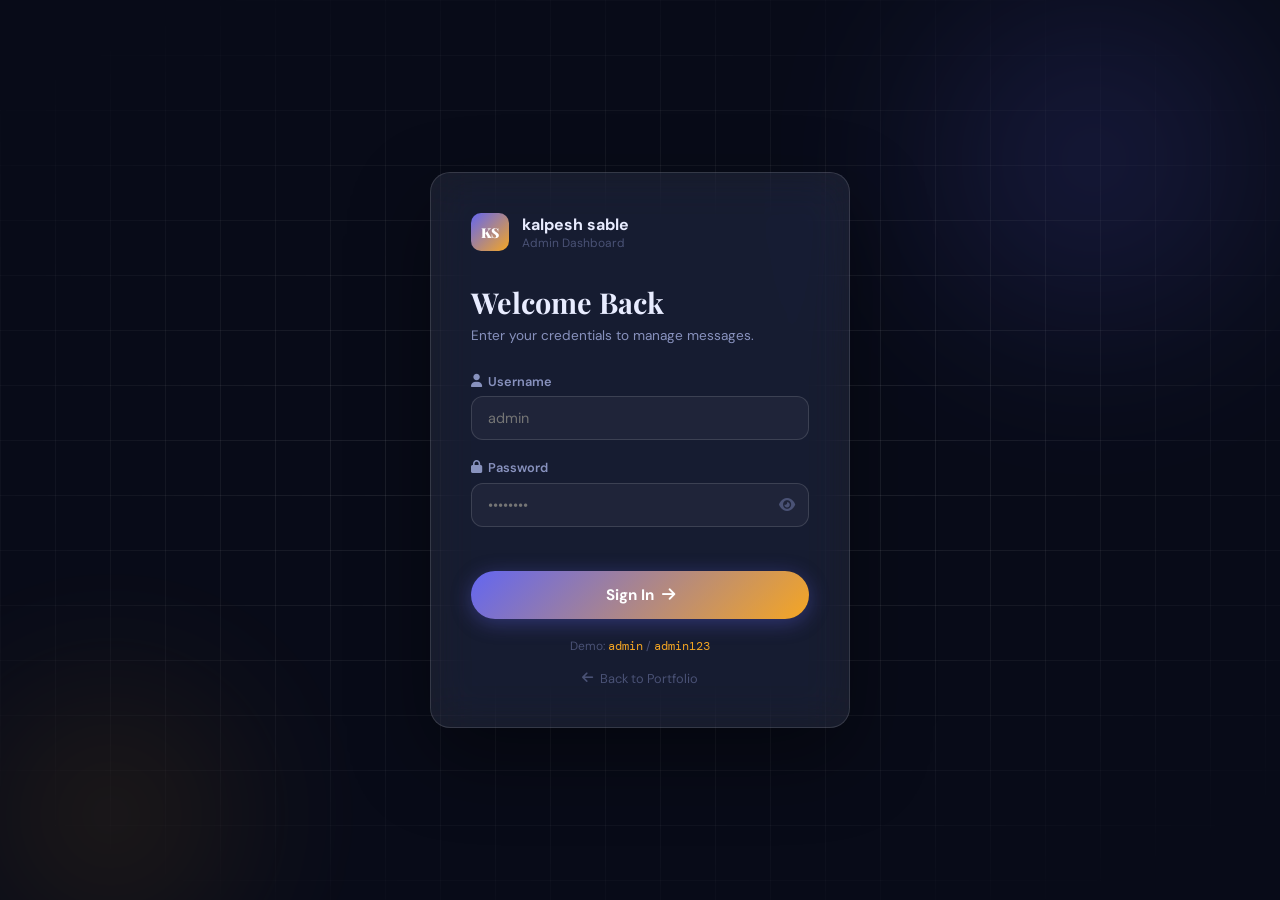
<file: admin.html>
<!DOCTYPE html>
<html lang="en" data-theme="dark">
<head>
  <meta charset="UTF-8" />
  <meta name="viewport" content="width=device-width, initial-scale=1.0" />
  <title>Admin — AR Portfolio</title>
  <link rel="icon" href="data:image/svg+xml,<svg xmlns='http://www.w3.org/2000/svg' viewBox='0 0 100 100'><rect width='100' height='100' rx='20' fill='%234F46E5'/><text y='.9em' font-size='70' x='12'>AR</text></svg>" />
  <link rel="preconnect" href="https://fonts.googleapis.com" />
  <link rel="preconnect" href="https://fonts.gstatic.com" crossorigin />
  <link href="https://fonts.googleapis.com/css2?family=Playfair+Display:wght@700;900&family=DM+Sans:wght@300;400;500;600&family=DM+Mono:wght@400;500&display=swap" rel="stylesheet" />
  <link rel="stylesheet" href="https://cdnjs.cloudflare.com/ajax/libs/font-awesome/6.5.0/css/all.min.css" />
  <link rel="stylesheet" href="admin.css" />
</head>
<body>

  <!-- ══════════ LOGIN SCREEN ══════════ -->
  <div id="loginScreen">
    <div class="login-bg">
      <div class="login-orb orb-a"></div>
      <div class="login-orb orb-b"></div>
      <div class="login-grid"></div>
    </div>
    <div class="login-card">
      <div class="login-logo">
        <span class="logo-mark">KS</span>
        <div>
          <p class="login-site">kalpesh sable</p>
          <p class="login-sub">Admin Dashboard</p>
        </div>
      </div>
      <h2 class="login-title">Welcome Back</h2>
      <p class="login-hint">Enter your credentials to manage messages.</p>
      <form id="loginForm" novalidate>
        <div class="lf-group">
          <label><i class="fas fa-user"></i> Username</label>
          <input type="text" id="loginUser" placeholder="admin" autocomplete="username" />
        </div>
        <div class="lf-group">
          <label><i class="fas fa-lock"></i> Password</label>
          <div class="pw-wrap">
            <input type="password" id="loginPass" placeholder="••••••••" autocomplete="current-password" />
            <button type="button" class="pw-toggle" id="pwToggle"><i class="fas fa-eye"></i></button>
          </div>
        </div>
        <p id="loginError" class="login-error"></p>
        <button type="submit" class="btn-login">
          <span id="loginBtnText">Sign In</span>
          <i class="fas fa-arrow-right"></i>
        </button>
      </form>
      <p class="login-demo">Demo: <code>admin</code> / <code>admin123</code></p>
      <a href="index.html" class="back-link"><i class="fas fa-arrow-left"></i> Back to Portfolio</a>
    </div>
  </div>

  <!-- ══════════ DASHBOARD ══════════ -->
  <div id="dashboard" style="display:none;">

    <!-- Sidebar -->
    <aside id="sidebar">
      <div class="sb-header">
        <span class="logo-mark">KS</span>
        <div class="sb-site">
          <p class="sb-name">kalpesh sable</p>
          <p class="sb-role">Portfolio Admin</p>
        </div>
        <button class="sb-close" id="sidebarClose"><i class="fas fa-times"></i></button>
      </div>

      <nav class="sb-nav">
        <p class="sb-section-label">Main</p>
        <button class="sb-link active" data-view="inbox">
          <i class="fas fa-inbox"></i> Inbox
          <span class="badge" id="unreadBadge">0</span>
        </button>
        <button class="sb-link" data-view="starred">
          <i class="fas fa-star"></i> Starred
        </button>
        <button class="sb-link" data-view="replied">
          <i class="fas fa-reply"></i> Replied
        </button>
        <button class="sb-link" data-view="trash">
          <i class="fas fa-trash"></i> Trash
        </button>
        <p class="sb-section-label">Settings</p>
        <button class="sb-link" data-view="settings">
          <i class="fas fa-cog"></i> Settings
        </button>
      </nav>

      <div class="sb-footer">
        <button class="sb-link" id="logoutBtn">
          <i class="fas fa-sign-out-alt"></i> Logout
        </button>
        <a href="index.html" class="sb-link" target="_blank">
          <i class="fas fa-external-link-alt"></i> View Site
        </a>
      </div>
    </aside>

    <!-- Main Content -->
    <div id="mainContent">

      <!-- Topbar -->
      <header id="topbar">
        <button class="menu-toggle" id="menuToggle"><i class="fas fa-bars"></i></button>
        <div class="topbar-title" id="topbarTitle">Inbox</div>
        <div class="topbar-right">
          <div class="search-wrap">
            <i class="fas fa-search"></i>
            <input type="text" id="searchInput" placeholder="Search messages…" />
          </div>
          <button class="theme-btn" id="adminTheme"><i class="fas fa-sun"></i></button>
          <div class="admin-avatar">
            <span>A</span>
          </div>
        </div>
      </header>

      <!-- ── VIEW: INBOX / STARRED / REPLIED / TRASH ── -->
      <div id="viewMessages" class="view active-view">
        <!-- Stats row -->
        <div class="stats-row" id="statsRow">
          <div class="stat-card">
            <div class="stat-icon" style="--c:#6366f1"><i class="fas fa-envelope"></i></div>
            <div><p class="stat-val" id="statTotal">0</p><p class="stat-lbl">Total</p></div>
          </div>
          <div class="stat-card">
            <div class="stat-icon" style="--c:#f5a623"><i class="fas fa-circle-dot"></i></div>
            <div><p class="stat-val" id="statUnread">0</p><p class="stat-lbl">Unread</p></div>
          </div>
          <div class="stat-card">
            <div class="stat-icon" style="--c:#22c55e"><i class="fas fa-reply"></i></div>
            <div><p class="stat-val" id="statReplied">0</p><p class="stat-lbl">Replied</p></div>
          </div>
          <div class="stat-card">
            <div class="stat-icon" style="--c:#ec4899"><i class="fas fa-star"></i></div>
            <div><p class="stat-val" id="statStarred">0</p><p class="stat-lbl">Starred</p></div>
          </div>
        </div>

        <!-- Toolbar -->
        <div class="msg-toolbar">
          <div class="filter-tabs" id="filterTabs">
            <button class="ftab active" data-filter="all">All</button>
            <button class="ftab" data-filter="unread">Unread</button>
            <button class="ftab" data-filter="read">Read</button>
          </div>
          <div class="toolbar-actions">
            <button class="action-btn" id="markAllRead" title="Mark all as read">
              <i class="fas fa-check-double"></i> Mark All Read
            </button>
            <button class="action-btn action-btn--danger" id="clearTrashBtn" style="display:none;" title="Empty trash">
              <i class="fas fa-fire"></i> Empty Trash
            </button>
          </div>
        </div>

        <!-- Message list -->
        <div class="msg-list" id="msgList">
          <!-- injected by JS -->
        </div>

        <!-- Empty state -->
        <div class="empty-state" id="emptyState" style="display:none;">
          <i class="fas fa-inbox"></i>
          <p>No messages here</p>
          <span>When visitors submit your contact form, messages will appear here.</span>
        </div>
      </div>

      <!-- ── VIEW: THREAD (single message + reply) ── -->
      <div id="viewThread" class="view" style="display:none;">
        <button class="back-btn" id="backToInbox"><i class="fas fa-arrow-left"></i> Back</button>
        <div class="thread-wrap" id="threadWrap">
          <!-- injected by JS -->
        </div>
      </div>

      <!-- ── VIEW: SETTINGS ── -->
      <div id="viewSettings" class="view" style="display:none;">
        <div class="settings-card">
          <h3 class="settings-title"><i class="fas fa-user-shield"></i> Admin Credentials</h3>
          <div class="settings-form">
            <div class="sf-group">
              <label>Username</label>
              <input type="text" id="setUser" placeholder="admin" />
            </div>
            <div class="sf-group">
              <label>New Password</label>
              <input type="password" id="setPass" placeholder="Enter new password" />
            </div>
            <div class="sf-group">
              <label>Confirm Password</label>
              <input type="password" id="setPassConfirm" placeholder="Confirm password" />
            </div>
            <p class="settings-error" id="settingsError"></p>
            <p class="settings-success" id="settingsSuccess"></p>
            <button class="btn-save" id="saveSettings">
              <i class="fas fa-save"></i> Save Changes
            </button>
          </div>
        </div>
        <div class="settings-card" style="margin-top:1.5rem;">
          <h3 class="settings-title"><i class="fas fa-database"></i> Data Management</h3>
          <p class="settings-info">All messages are stored in your browser's localStorage. Export them as JSON for backup.</p>
          <div class="data-actions">
            <button class="btn-export" id="exportBtn"><i class="fas fa-download"></i> Export Messages</button>
            <button class="btn-danger-sm" id="nukeBtn"><i class="fas fa-trash-alt"></i> Delete All Messages</button>
          </div>
        </div>
        <div class="settings-card" style="margin-top:1.5rem;">
          <h3 class="settings-title"><i class="fas fa-flask"></i> Test / Demo</h3>
          <p class="settings-info">Add a batch of sample messages to see the dashboard in action.</p>
          <button class="btn-export" id="seedBtn"><i class="fas fa-seedling"></i> Seed 5 Sample Messages</button>
        </div>
      </div>

    </div><!-- /mainContent -->
  </div><!-- /dashboard -->

  <script src="admin.js"></script>
</body>
</html>
</file>
<file: admin.css>
/* ═══════════════════════════════════════════════════════════
   ADMIN DASHBOARD — STYLESHEET
   Theme: Dark glass command-center / optional light mode
   Fonts: DM Sans + DM Mono + Playfair Display (accents)
═══════════════════════════════════════════════════════════ */

:root {
  --bg:          #080b18;
  --bg-2:        #0d1024;
  --bg-3:        #131629;
  --glass:       rgba(255,255,255,0.04);
  --glass-2:     rgba(255,255,255,0.07);
  --border:      rgba(255,255,255,0.08);
  --border-2:    rgba(255,255,255,0.13);

  --text-1:  #e8ecff;
  --text-2:  #8892be;
  --text-3:  #4a5275;

  --accent:   #f5a623;
  --accent-d: rgba(245,166,35,0.15);
  --indigo:   #6366f1;
  --indigo-d: rgba(99,102,241,0.15);
  --green:    #22c55e;
  --red:      #ef4444;
  --pink:     #ec4899;

  --sidebar-w: 240px;
  --topbar-h:  64px;
  --radius:    12px;
  --trans:     all 0.28s cubic-bezier(0.4,0,0.2,1);
}

[data-theme="light"] {
  --bg:    #f0f2fc;
  --bg-2:  #e5e8f8;
  --bg-3:  #ffffff;
  --glass: rgba(255,255,255,0.7);
  --glass-2: rgba(255,255,255,0.85);
  --border:  rgba(99,102,241,0.12);
  --border-2: rgba(99,102,241,0.2);
  --text-1: #11142b;
  --text-2: #454882;
  --text-3: #9296be;
}

*, *::before, *::after { box-sizing: border-box; margin: 0; padding: 0; }
html, body { height: 100%; }
body {
  font-family: 'DM Sans', sans-serif;
  background: var(--bg);
  color: var(--text-1);
  overflow-x: hidden;
  transition: background 0.3s, color 0.3s;
}
a { text-decoration: none; color: inherit; }
button { cursor: pointer; border: none; background: none; font-family: inherit; color: inherit; }
input { font-family: inherit; }
::-webkit-scrollbar { width: 5px; }
::-webkit-scrollbar-track { background: var(--bg-2); }
::-webkit-scrollbar-thumb { background: var(--indigo); border-radius: 3px; }
::selection { background: var(--accent); color: #000; }

/* ═══════════ LOGO MARK (shared) ═══════════ */
.logo-mark {
  width: 38px; height: 38px; flex-shrink: 0;
  background: linear-gradient(135deg, var(--indigo), var(--accent));
  border-radius: 10px;
  display: flex; align-items: center; justify-content: center;
  font-family: 'Playfair Display', serif;
  font-size: 0.85rem; font-weight: 900; color: #fff;
}

/* ════════════════════════════════════════════
   LOGIN SCREEN
════════════════════════════════════════════ */
#loginScreen {
  min-height: 100vh;
  display: flex; align-items: center; justify-content: center;
  position: relative; overflow: hidden;
}

.login-bg { position: absolute; inset: 0; pointer-events: none; }
.login-orb {
  position: absolute; border-radius: 50%;
  filter: blur(80px); opacity: 0.45;
  animation: orbFloat 8s ease-in-out infinite alternate;
}
.orb-a {
  width: 500px; height: 500px; top: -10%; right: -5%;
  background: radial-gradient(circle, rgba(99,102,241,.45) 0%, transparent 70%);
}
.orb-b {
  width: 350px; height: 350px; bottom: -10%; left: -5%;
  background: radial-gradient(circle, rgba(245,166,35,.35) 0%, transparent 70%);
  animation-delay: -4s;
}
.login-grid {
  position: absolute; inset: 0;
  background-image: linear-gradient(var(--border) 1px,transparent 1px),
                    linear-gradient(90deg,var(--border) 1px,transparent 1px);
  background-size: 55px 55px;
  mask-image: radial-gradient(ellipse 70% 60% at 50% 50%, black 30%, transparent 100%);
}
@keyframes orbFloat { to { transform: translate(25px,-25px) scale(1.08); } }

.login-card {
  position: relative; z-index: 2;
  width: min(420px, 92vw);
  background: var(--glass-2);
  backdrop-filter: blur(24px) saturate(180%);
  border: 1px solid var(--border-2);
  border-radius: 20px;
  padding: 2.5rem;
  box-shadow: 0 30px 80px rgba(0,0,0,0.4);
}

.login-logo {
  display: flex; align-items: center; gap: 0.8rem;
  margin-bottom: 2rem;
}
.login-site { font-weight: 700; font-size: 1rem; }
.login-sub  { font-size: 0.75rem; color: var(--text-3); }

.login-title { font-family: 'Playfair Display', serif; font-size: 1.8rem; margin-bottom: 0.35rem; }
.login-hint  { font-size: 0.85rem; color: var(--text-2); margin-bottom: 1.8rem; }

.lf-group { margin-bottom: 1.2rem; }
.lf-group label {
  font-size: 0.8rem; font-weight: 600; color: var(--text-2);
  display: flex; align-items: center; gap: 0.4rem;
  margin-bottom: 0.4rem;
}
.lf-group input {
  width: 100%; padding: 0.75rem 1rem;
  background: var(--glass); border: 1px solid var(--border-2);
  border-radius: var(--radius); color: var(--text-1);
  font-size: 0.9rem; transition: var(--trans);
}
.lf-group input:focus { outline: none; border-color: var(--indigo); box-shadow: 0 0 0 3px var(--indigo-d); }

.pw-wrap { position: relative; }
.pw-wrap input { padding-right: 2.8rem; }
.pw-toggle {
  position: absolute; right: 0.9rem; top: 50%; transform: translateY(-50%);
  color: var(--text-3); font-size: 0.9rem; transition: var(--trans);
}
.pw-toggle:hover { color: var(--accent); }

.login-error {
  color: var(--red); font-size: 0.8rem; min-height: 1em;
  margin-bottom: 0.8rem; text-align: center;
}

.btn-login {
  width: 100%; padding: 0.85rem 1.5rem;
  background: linear-gradient(135deg, var(--indigo), var(--accent));
  color: #fff; font-weight: 700; font-size: 0.95rem;
  border-radius: 50px;
  display: flex; align-items: center; justify-content: center; gap: 0.5rem;
  transition: var(--trans);
  box-shadow: 0 4px 20px rgba(99,102,241,0.35);
}
.btn-login:hover { transform: translateY(-2px); box-shadow: 0 8px 30px rgba(99,102,241,0.5); }

.login-demo {
  text-align: center; font-size: 0.75rem; color: var(--text-3);
  margin-top: 1.2rem;
}
.login-demo code { color: var(--accent); font-family: 'DM Mono', monospace; }

.back-link {
  display: flex; align-items: center; justify-content: center; gap: 0.4rem;
  font-size: 0.8rem; color: var(--text-3); margin-top: 1rem;
  transition: var(--trans);
}
.back-link:hover { color: var(--accent); }

/* ════════════════════════════════════════════
   DASHBOARD LAYOUT
════════════════════════════════════════════ */
#dashboard {
  display: flex; min-height: 100vh;
}

/* ── SIDEBAR ── */
#sidebar {
  width: var(--sidebar-w);
  background: var(--bg-2);
  border-right: 1px solid var(--border);
  display: flex; flex-direction: column;
  position: fixed; top: 0; left: 0; bottom: 0;
  z-index: 200; transition: transform 0.3s ease;
  overflow-y: auto;
}
.sb-header {
  display: flex; align-items: center; gap: 0.7rem;
  padding: 1.2rem 1rem;
  border-bottom: 1px solid var(--border);
}
.sb-site { flex: 1; overflow: hidden; }
.sb-name { font-weight: 700; font-size: 0.9rem; white-space: nowrap; overflow: hidden; text-overflow: ellipsis; }
.sb-role { font-size: 0.7rem; color: var(--text-3); }
.sb-close { display: none; color: var(--text-3); font-size: 1rem; padding: 0.25rem; }

.sb-nav { padding: 1rem 0.75rem; flex: 1; }
.sb-section-label {
  font-size: 0.67rem; font-weight: 700;
  text-transform: uppercase; letter-spacing: 0.12em;
  color: var(--text-3); padding: 0.6rem 0.5rem 0.3rem;
}
.sb-link {
  width: 100%; display: flex; align-items: center; gap: 0.7rem;
  padding: 0.6rem 0.8rem; border-radius: var(--radius);
  font-size: 0.88rem; font-weight: 500; color: var(--text-2);
  transition: var(--trans); text-align: left;
  margin-bottom: 0.1rem; position: relative;
}
.sb-link:hover  { background: var(--glass-2); color: var(--text-1); }
.sb-link.active { background: var(--indigo-d); color: var(--indigo); }
[data-theme="light"] .sb-link.active { color: #4f46e5; }
.sb-link i { width: 16px; text-align: center; font-size: 0.9rem; }

.badge {
  margin-left: auto;
  min-width: 20px; height: 20px; padding: 0 5px;
  background: var(--accent); color: #000;
  border-radius: 10px; font-size: 0.7rem; font-weight: 700;
  display: flex; align-items: center; justify-content: center;
}
.badge[data-count="0"] { display: none; }

.sb-footer {
  padding: 0.75rem;
  border-top: 1px solid var(--border);
}

/* ── MAIN CONTENT ── */
#mainContent {
  margin-left: var(--sidebar-w);
  flex: 1; min-height: 100vh;
  display: flex; flex-direction: column;
  min-width: 0;
}

/* ── TOPBAR ── */
#topbar {
  height: var(--topbar-h);
  background: var(--bg-2);
  border-bottom: 1px solid var(--border);
  display: flex; align-items: center; gap: 1rem;
  padding: 0 1.5rem;
  position: sticky; top: 0; z-index: 100;
}
.menu-toggle {
  display: none; font-size: 1.1rem; color: var(--text-2);
  padding: 0.4rem;
}
.topbar-title { font-family: 'Playfair Display', serif; font-size: 1.2rem; font-weight: 700; }
.topbar-right { display: flex; align-items: center; gap: 0.75rem; margin-left: auto; }

.search-wrap {
  display: flex; align-items: center; gap: 0.5rem;
  background: var(--glass); border: 1px solid var(--border-2);
  border-radius: 50px; padding: 0.45rem 1rem;
}
.search-wrap i { color: var(--text-3); font-size: 0.85rem; }
.search-wrap input {
  background: none; border: none; color: var(--text-1);
  font-size: 0.85rem; width: 180px;
}
.search-wrap input:focus { outline: none; }
.search-wrap input::placeholder { color: var(--text-3); }

.theme-btn {
  width: 36px; height: 36px; border-radius: 50%;
  background: var(--glass); border: 1px solid var(--border);
  color: var(--text-2); font-size: 0.85rem;
  display: flex; align-items: center; justify-content: center;
  transition: var(--trans);
}
.theme-btn:hover { color: var(--accent); border-color: var(--accent); }

.admin-avatar {
  width: 36px; height: 36px; border-radius: 50%;
  background: linear-gradient(135deg, var(--indigo), var(--accent));
  display: flex; align-items: center; justify-content: center;
  font-weight: 700; font-size: 0.9rem; color: #fff;
  flex-shrink: 0;
}

/* ── VIEW container ── */
.view { padding: 1.5rem; }

/* ════════════════════════════════════════════
   STATS ROW
════════════════════════════════════════════ */
.stats-row {
  display: grid; grid-template-columns: repeat(4,1fr); gap: 1rem;
  margin-bottom: 1.5rem;
}
.stat-card {
  background: var(--bg-3);
  border: 1px solid var(--border);
  border-radius: var(--radius);
  padding: 1.2rem 1.4rem;
  display: flex; align-items: center; gap: 1rem;
  transition: var(--trans);
}
.stat-card:hover { border-color: var(--border-2); transform: translateY(-2px); }
.stat-icon {
  width: 44px; height: 44px; border-radius: 10px;
  background: color-mix(in srgb, var(--c) 15%, transparent);
  display: flex; align-items: center; justify-content: center;
  color: var(--c); font-size: 1.1rem;
}
.stat-val { font-family: 'Playfair Display', serif; font-size: 1.6rem; font-weight: 900; line-height: 1; }
.stat-lbl { font-size: 0.75rem; color: var(--text-3); margin-top: 0.1rem; }

/* ════════════════════════════════════════════
   TOOLBAR
════════════════════════════════════════════ */
.msg-toolbar {
  display: flex; align-items: center; justify-content: space-between;
  margin-bottom: 1rem; gap: 1rem; flex-wrap: wrap;
}
.filter-tabs { display: flex; gap: 0.25rem; }
.ftab {
  padding: 0.4rem 1rem; border-radius: 50px;
  font-size: 0.8rem; font-weight: 600; color: var(--text-2);
  transition: var(--trans);
}
.ftab:hover  { background: var(--glass-2); }
.ftab.active { background: var(--indigo-d); color: var(--indigo); }
[data-theme="light"] .ftab.active { color: #4f46e5; }

.toolbar-actions { display: flex; gap: 0.5rem; }
.action-btn {
  display: inline-flex; align-items: center; gap: 0.4rem;
  padding: 0.4rem 0.9rem; border-radius: 50px;
  font-size: 0.78rem; font-weight: 600;
  background: var(--glass-2); border: 1px solid var(--border-2);
  color: var(--text-2); transition: var(--trans);
}
.action-btn:hover { color: var(--text-1); border-color: var(--accent); }
.action-btn--danger:hover { color: var(--red); border-color: var(--red); }

/* ════════════════════════════════════════════
   MESSAGE LIST
════════════════════════════════════════════ */
.msg-list { display: flex; flex-direction: column; gap: 0.5rem; }

.msg-row {
  background: var(--bg-3);
  border: 1px solid var(--border);
  border-radius: var(--radius);
  display: grid;
  grid-template-columns: 16px 46px 1fr auto;
  align-items: center; gap: 1rem;
  padding: 1rem 1.2rem;
  cursor: pointer; transition: var(--trans);
  position: relative;
}
.msg-row:hover { border-color: rgba(99,102,241,.3); background: var(--glass-2); }
.msg-row.unread { border-left: 3px solid var(--accent); }
.msg-row.starred .star-btn { color: var(--accent); }

/* unread dot */
.unread-dot {
  width: 8px; height: 8px; border-radius: 50%;
  background: var(--accent); flex-shrink: 0;
  transition: var(--trans);
}
.msg-row:not(.unread) .unread-dot { opacity: 0; }

/* avatar */
.msg-avatar {
  width: 46px; height: 46px; border-radius: 50%;
  background: linear-gradient(135deg, var(--indigo), #818cf8);
  display: flex; align-items: center; justify-content: center;
  font-weight: 700; font-size: 1rem; color: #fff;
  flex-shrink: 0;
  box-shadow: 0 4px 12px rgba(99,102,241,0.3);
}

.msg-body { min-width: 0; }
.msg-from {
  font-weight: 700; font-size: 0.9rem;
  display: flex; align-items: center; gap: 0.5rem;
  margin-bottom: 0.15rem;
}
.msg-from .tag-replied {
  font-size: 0.65rem; padding: 0.1rem 0.5rem;
  background: rgba(34,197,94,.15); color: var(--green);
  border-radius: 50px; font-weight: 600;
}
.msg-subject { font-size: 0.85rem; color: var(--text-2); white-space: nowrap; overflow: hidden; text-overflow: ellipsis; }
.msg-preview { font-size: 0.78rem; color: var(--text-3); white-space: nowrap; overflow: hidden; text-overflow: ellipsis; }

.msg-meta {
  display: flex; flex-direction: column; align-items: flex-end; gap: 0.4rem;
  flex-shrink: 0;
}
.msg-date { font-family: 'DM Mono', monospace; font-size: 0.72rem; color: var(--text-3); white-space: nowrap; }

.msg-actions { display: flex; gap: 0.3rem; }
.star-btn, .trash-btn, .restore-btn {
  width: 28px; height: 28px; border-radius: 50%;
  display: flex; align-items: center; justify-content: center;
  font-size: 0.8rem; color: var(--text-3);
  transition: var(--trans);
}
.star-btn:hover   { color: var(--accent); background: var(--accent-d); }
.trash-btn:hover  { color: var(--red);    background: rgba(239,68,68,.12); }
.restore-btn:hover { color: var(--green); background: rgba(34,197,94,.12); }

/* ── EMPTY STATE ── */
.empty-state {
  text-align: center; padding: 4rem 2rem;
  color: var(--text-3);
}
.empty-state i { font-size: 3rem; margin-bottom: 1rem; opacity: 0.4; }
.empty-state p { font-size: 1.1rem; font-weight: 600; margin-bottom: 0.4rem; color: var(--text-2); }
.empty-state span { font-size: 0.85rem; }

/* ════════════════════════════════════════════
   THREAD VIEW
════════════════════════════════════════════ */
.back-btn {
  display: inline-flex; align-items: center; gap: 0.5rem;
  font-size: 0.85rem; font-weight: 600; color: var(--text-2);
  margin-bottom: 1.5rem;
  transition: var(--trans);
}
.back-btn:hover { color: var(--accent); }

.thread-wrap { max-width: 760px; }

.thread-header {
  background: var(--bg-3);
  border: 1px solid var(--border);
  border-radius: var(--radius) var(--radius) 0 0;
  padding: 1.5rem;
  display: flex; align-items: flex-start; justify-content: space-between;
  gap: 1rem;
}
.thread-from-row {
  display: flex; align-items: center; gap: 1rem;
}
.thread-avatar {
  width: 52px; height: 52px; border-radius: 50%;
  background: linear-gradient(135deg, var(--indigo), #818cf8);
  display: flex; align-items: center; justify-content: center;
  font-weight: 700; font-size: 1.2rem; color: #fff;
  flex-shrink: 0;
}
.thread-name  { font-weight: 700; font-size: 1rem; }
.thread-email { font-size: 0.8rem; color: var(--text-3); font-family: 'DM Mono', monospace; }
.thread-phone { font-size: 0.78rem; color: var(--text-3); }

.thread-meta-actions { display: flex; gap: 0.5rem; flex-shrink: 0; }
.ico-btn {
  width: 36px; height: 36px; border-radius: 50%;
  display: flex; align-items: center; justify-content: center;
  font-size: 0.9rem; color: var(--text-2);
  background: var(--glass); border: 1px solid var(--border);
  transition: var(--trans);
}
.ico-btn:hover           { color: var(--text-1); border-color: var(--border-2); }
.ico-btn.star-active      { color: var(--accent); border-color: var(--accent); background: var(--accent-d); }

.thread-subject-bar {
  background: var(--glass);
  border-left: 1px solid var(--border);
  border-right: 1px solid var(--border);
  padding: 0.75rem 1.5rem;
  display: flex; align-items: center; justify-content: space-between;
  font-size: 0.8rem; color: var(--text-3);
}
.thread-subject-bar strong { color: var(--text-1); font-size: 0.9rem; }
.thread-subject-bar time   { font-family: 'DM Mono', monospace; }

.thread-body {
  background: var(--bg-3);
  border: 1px solid var(--border);
  padding: 2rem 1.5rem;
  line-height: 1.75; font-size: 0.9rem; color: var(--text-2);
  white-space: pre-wrap;
}

/* Previous replies */
.replies-section { margin-top: 0; }
.reply-bubble {
  background: var(--indigo-d);
  border: 1px solid rgba(99,102,241,.2);
  border-radius: 0;
  padding: 1.25rem 1.5rem;
  border-top: 1px solid var(--border);
}
.reply-bubble-header {
  display: flex; align-items: center; gap: 0.5rem;
  font-size: 0.78rem; color: var(--text-3); margin-bottom: 0.6rem;
}
.reply-bubble-header strong { color: var(--indigo); }
[data-theme="light"] .reply-bubble-header strong { color: #4f46e5; }
.reply-bubble p { font-size: 0.88rem; color: var(--text-2); line-height: 1.7; white-space: pre-wrap; }

/* Reply form */
.reply-form-wrap {
  background: var(--bg-3);
  border: 1px solid var(--border);
  border-top: none;
  border-radius: 0 0 var(--radius) var(--radius);
  padding: 1.5rem;
}
.reply-form-label {
  font-size: 0.8rem; font-weight: 700; color: var(--text-3);
  text-transform: uppercase; letter-spacing: 0.08em;
  display: flex; align-items: center; gap: 0.4rem;
  margin-bottom: 0.75rem;
}
.reply-to-pill {
  background: var(--indigo-d); color: var(--indigo);
  padding: 0.2rem 0.7rem; border-radius: 50px;
  font-size: 0.75rem; font-weight: 600;
  font-family: 'DM Mono', monospace;
}
[data-theme="light"] .reply-to-pill { color: #4f46e5; }

.reply-textarea {
  width: 100%; min-height: 120px;
  background: var(--glass); border: 1px solid var(--border-2);
  border-radius: var(--radius); padding: 0.85rem 1rem;
  color: var(--text-1); font-family: 'DM Sans', sans-serif;
  font-size: 0.9rem; resize: vertical;
  transition: var(--trans);
}
.reply-textarea:focus { outline: none; border-color: var(--indigo); box-shadow: 0 0 0 3px var(--indigo-d); }

.reply-form-footer {
  display: flex; align-items: center; justify-content: space-between;
  margin-top: 0.75rem; gap: 1rem; flex-wrap: wrap;
}
.reply-char { font-size: 0.75rem; color: var(--text-3); font-family: 'DM Mono', monospace; }

.btn-reply {
  display: inline-flex; align-items: center; gap: 0.5rem;
  padding: 0.65rem 1.4rem;
  background: linear-gradient(135deg, var(--indigo), var(--accent));
  color: #fff; font-weight: 700; font-size: 0.88rem;
  border-radius: 50px; transition: var(--trans);
  box-shadow: 0 4px 16px rgba(99,102,241,.3);
}
.btn-reply:hover { transform: translateY(-2px); box-shadow: 0 8px 24px rgba(99,102,241,.45); }
.btn-reply:disabled { opacity: 0.5; cursor: not-allowed; transform: none; }

.reply-success {
  display: flex; align-items: center; gap: 0.5rem;
  font-size: 0.82rem; color: var(--green);
  background: rgba(34,197,94,.1); border: 1px solid rgba(34,197,94,.2);
  border-radius: 50px; padding: 0.35rem 0.9rem;
}

/* ════════════════════════════════════════════
   SETTINGS VIEW
════════════════════════════════════════════ */
.settings-card {
  max-width: 560px;
  background: var(--bg-3);
  border: 1px solid var(--border);
  border-radius: var(--radius);
  padding: 1.8rem;
}
.settings-title {
  font-family: 'DM Sans', sans-serif;
  font-size: 1rem; font-weight: 700;
  display: flex; align-items: center; gap: 0.5rem;
  margin-bottom: 1.4rem;
}
.settings-title i { color: var(--indigo); }
.sf-group { margin-bottom: 1.1rem; }
.sf-group label { font-size: 0.8rem; font-weight: 600; color: var(--text-2); display: block; margin-bottom: 0.4rem; }
.sf-group input {
  width: 100%; padding: 0.7rem 1rem;
  background: var(--glass); border: 1px solid var(--border-2);
  border-radius: var(--radius); color: var(--text-1);
  font-size: 0.9rem; transition: var(--trans);
}
.sf-group input:focus { outline: none; border-color: var(--indigo); box-shadow: 0 0 0 3px var(--indigo-d); }
.settings-error   { font-size: 0.78rem; color: var(--red); min-height: 1em; margin-bottom: 0.5rem; }
.settings-success { font-size: 0.78rem; color: var(--green); min-height: 1em; margin-bottom: 0.5rem; }
.settings-info { font-size: 0.85rem; color: var(--text-2); margin-bottom: 1rem; }

.btn-save {
  display: inline-flex; align-items: center; gap: 0.5rem;
  padding: 0.65rem 1.4rem;
  background: var(--indigo); color: #fff;
  font-weight: 700; font-size: 0.88rem; border-radius: 50px;
  transition: var(--trans);
}
.btn-save:hover { opacity: 0.85; }

.data-actions { display: flex; gap: 0.75rem; flex-wrap: wrap; margin-top: 0.5rem; }
.btn-export {
  display: inline-flex; align-items: center; gap: 0.5rem;
  padding: 0.6rem 1.2rem;
  background: var(--glass); border: 1px solid var(--border-2);
  color: var(--text-1); font-weight: 600; font-size: 0.85rem;
  border-radius: 50px; transition: var(--trans);
}
.btn-export:hover { border-color: var(--accent); color: var(--accent); }
.btn-danger-sm {
  display: inline-flex; align-items: center; gap: 0.5rem;
  padding: 0.6rem 1.2rem;
  background: rgba(239,68,68,.1); border: 1px solid rgba(239,68,68,.2);
  color: var(--red); font-weight: 600; font-size: 0.85rem;
  border-radius: 50px; transition: var(--trans);
}
.btn-danger-sm:hover { background: rgba(239,68,68,.2); }

/* ════════════════════════════════════════════
   TOAST NOTIFICATION
════════════════════════════════════════════ */
#toast {
  position: fixed; bottom: 1.5rem; right: 1.5rem;
  background: var(--bg-3); border: 1px solid var(--border-2);
  border-radius: var(--radius); padding: 0.9rem 1.3rem;
  display: flex; align-items: center; gap: 0.6rem;
  font-size: 0.85rem; font-weight: 500;
  box-shadow: 0 10px 40px rgba(0,0,0,0.35);
  z-index: 9999; opacity: 0; transform: translateY(20px);
  transition: opacity 0.3s ease, transform 0.3s ease;
  pointer-events: none; max-width: 320px;
}
#toast.show { opacity: 1; transform: translateY(0); }
#toast i { font-size: 1rem; }
#toast.toast-success i { color: var(--green); }
#toast.toast-error   i { color: var(--red); }
#toast.toast-info    i { color: var(--indigo); }

/* ════════════════════════════════════════════
   RESPONSIVE
════════════════════════════════════════════ */
@media (max-width: 1024px) {
  .stats-row { grid-template-columns: repeat(2,1fr); }
}

@media (max-width: 768px) {
  #sidebar {
    transform: translateX(-100%);
  }
  #sidebar.open { transform: translateX(0); }
  #mainContent { margin-left: 0; }
  .menu-toggle { display: block; }
  .sb-close { display: block; }
  .stats-row { grid-template-columns: repeat(2,1fr); }
  .search-wrap input { width: 120px; }
  .msg-row { grid-template-columns: 16px 40px 1fr auto; gap: 0.75rem; }
}

@media (max-width: 480px) {
  .stats-row { grid-template-columns: 1fr 1fr; gap: 0.75rem; }
  .thread-header { flex-direction: column; }
  .reply-form-footer { flex-direction: column; align-items: flex-start; }
  .btn-reply { width: 100%; justify-content: center; }
}
</file>
